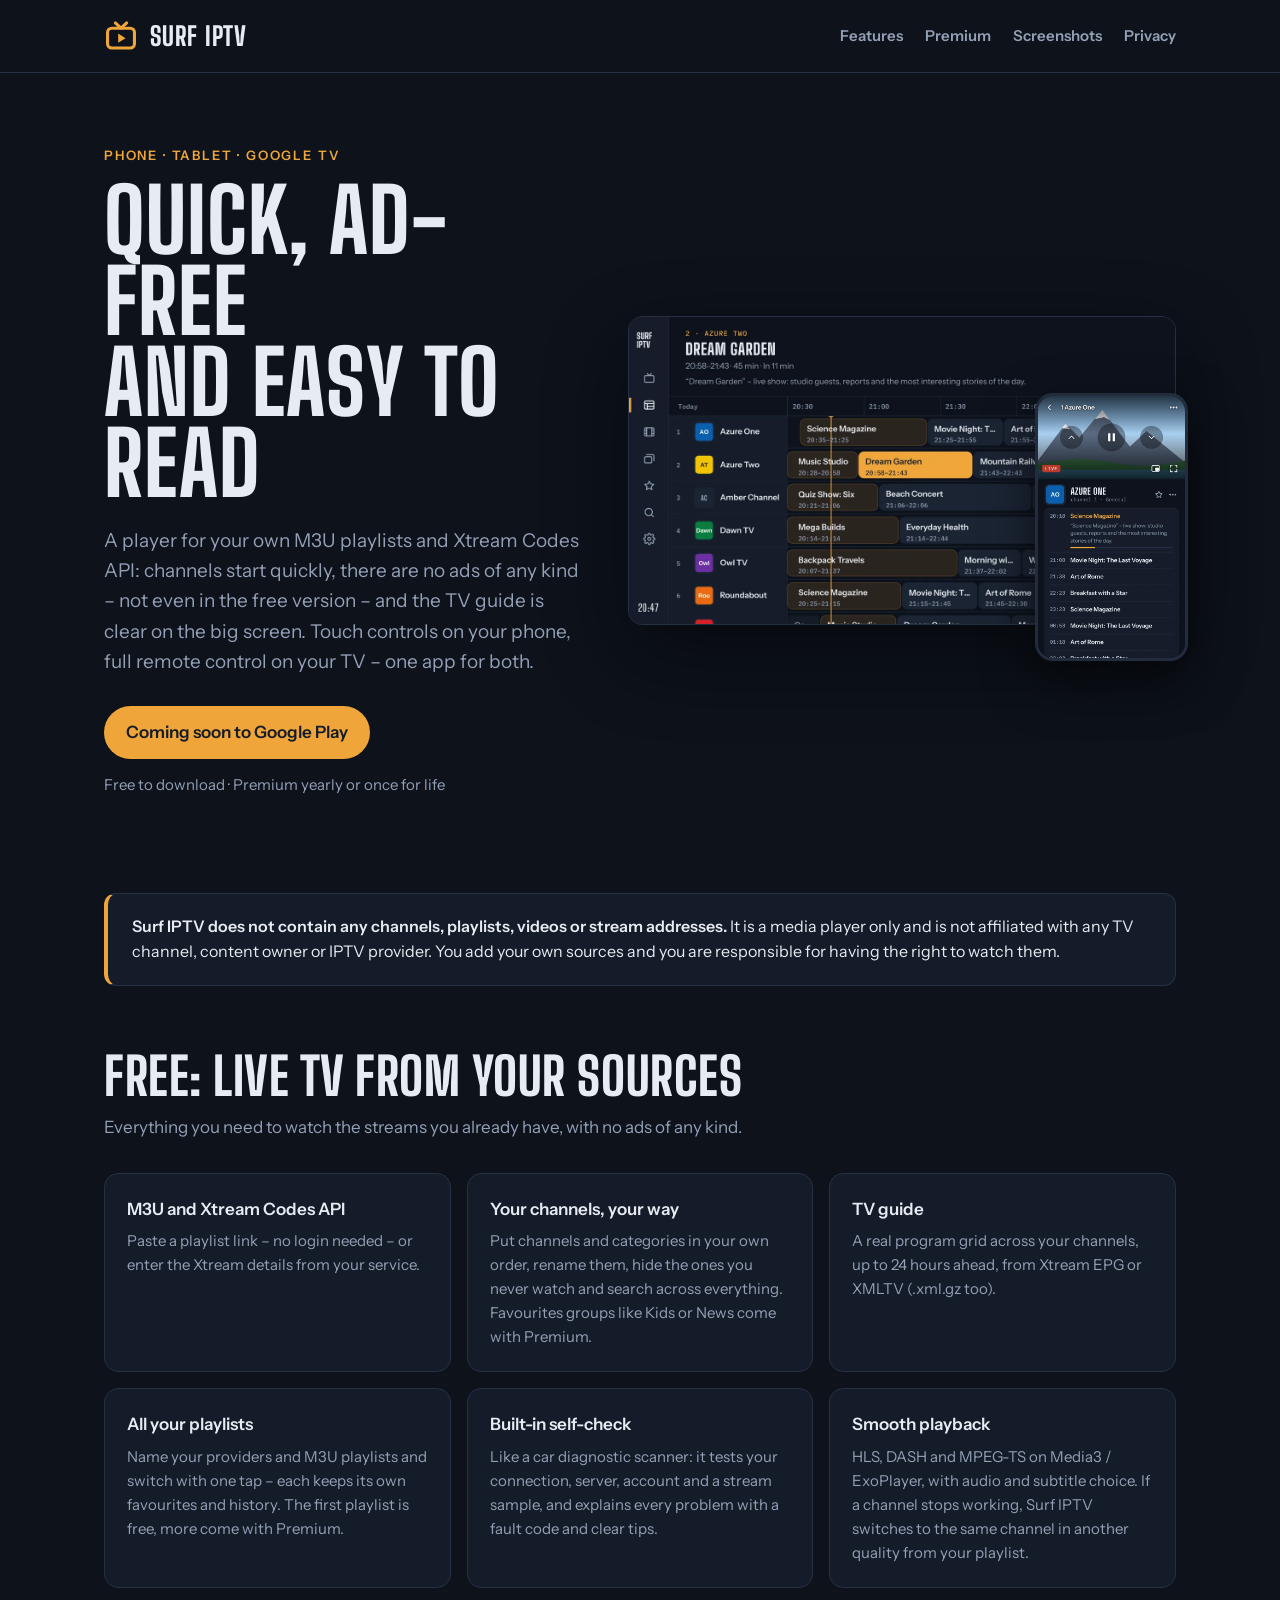
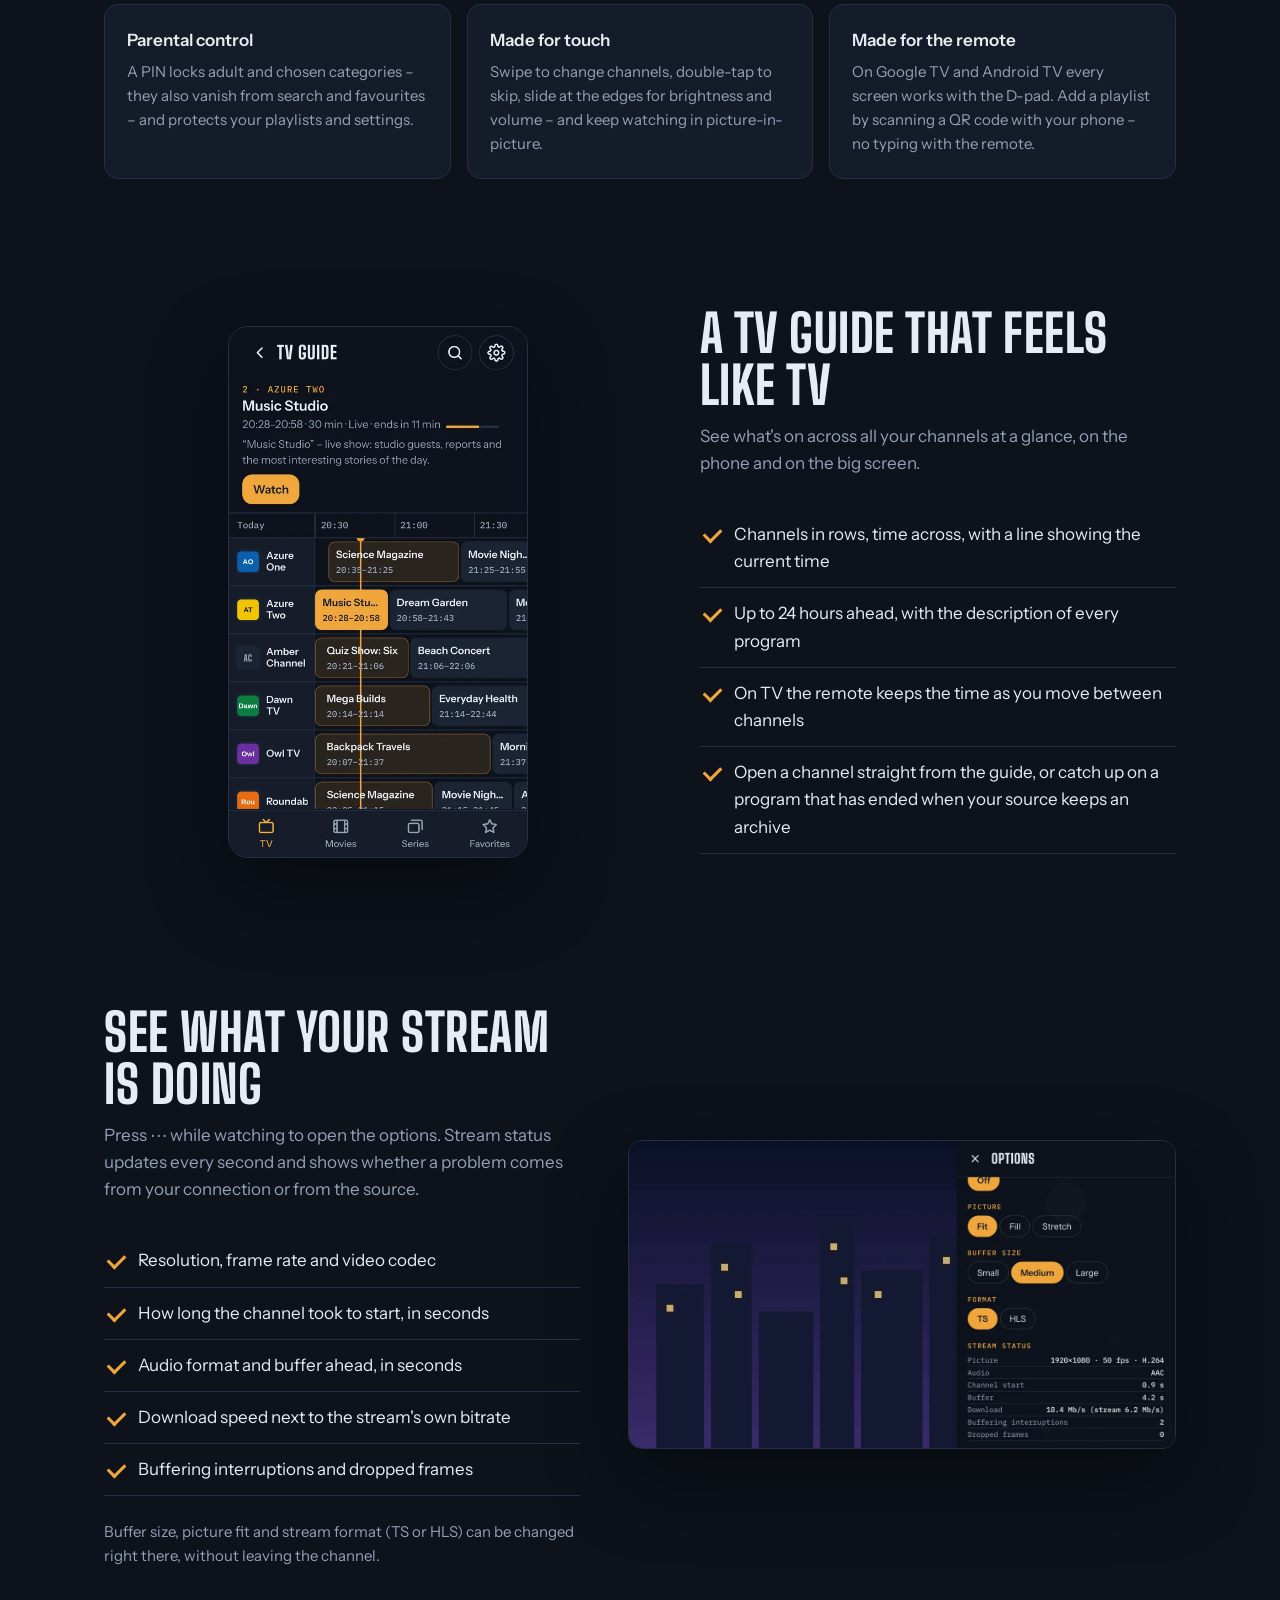
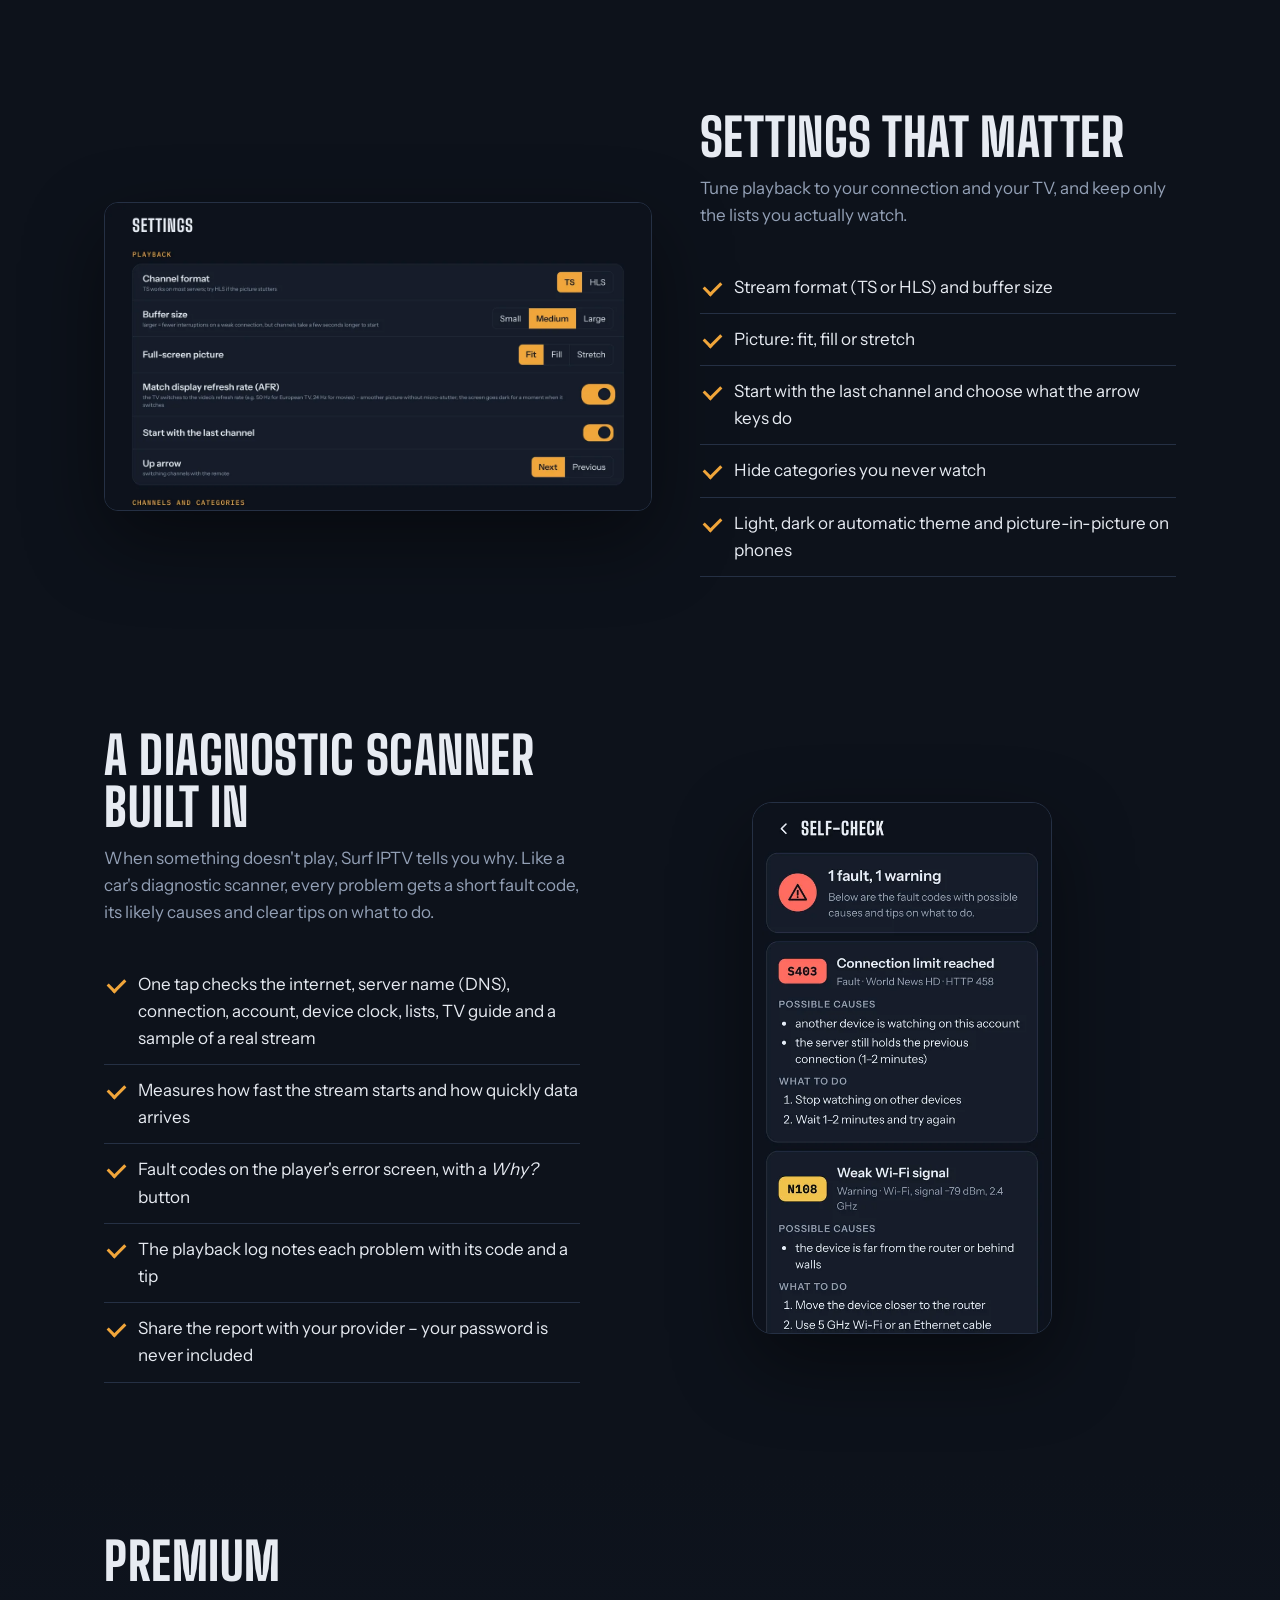
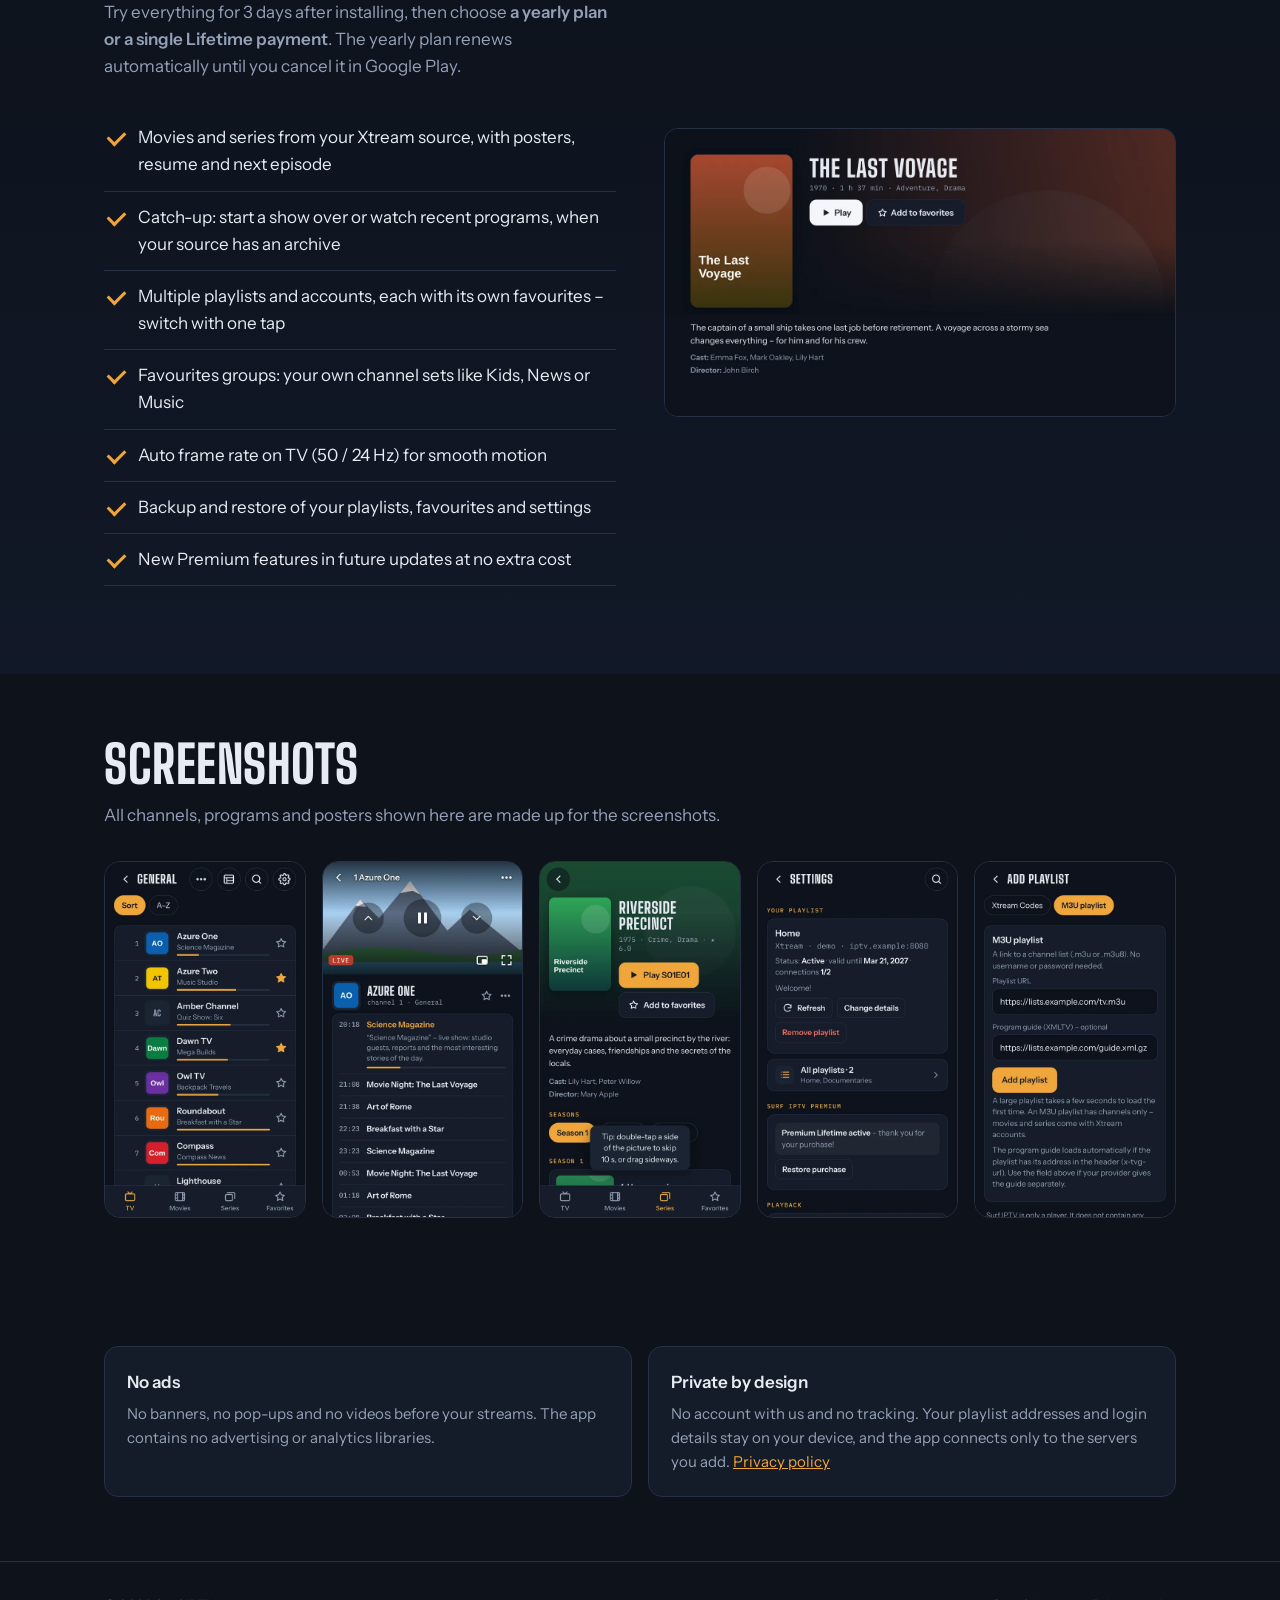
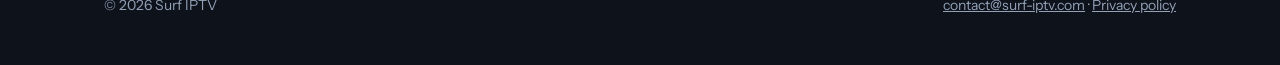
<file: index.html>
<!DOCTYPE html>
<html lang="en">
<head>
<meta charset="utf-8">
<meta name="viewport" content="width=device-width, initial-scale=1">
<title>Surf IPTV – player for your own M3U playlists and Xtream Codes API</title>
<meta name="description" content="Surf IPTV is an ad-free media player for your own M3U playlists and Xtream Codes API on phones, tablets and Google TV / Android TV. No channels included.">
<link rel="icon" href="img/icon-192.png">
<link rel="stylesheet" href="style.css">
</head>
<body>
<header>
  <div class="wrap">
    <a class="brand" href="./" aria-label="Surf IPTV home">
      <svg viewBox="0 0 24 24" fill="none" stroke="currentColor" stroke-width="2.2" stroke-linecap="round" stroke-linejoin="round" aria-hidden="true"><path d="M8 2.8l4 3.7 4-3.7"/><rect x="2.5" y="6.5" width="19" height="14" rx="3"/><path d="M10 10.3v6.4l5.2-3.2z" fill="currentColor" stroke="none"/></svg>
      <b>SURF IPTV</b>
    </a>
    <nav>
      <a class="opt" href="#features">Features</a>
      <a class="opt" href="#premium">Premium</a>
      <a class="opt" href="#screenshots">Screenshots</a>
      <a href="privacy/">Privacy</a>
    </nav>
  </div>
</header>

<main>
  <div class="hero">
    <div class="wrap">
      <div>
        <p class="eyebrow">Phone · Tablet · Google TV</p>
        <h1>Quick, ad-free<br>and easy to read</h1>
        <p class="lead">A player for your own M3U playlists and Xtream Codes API: channels start quickly, there are no ads of any kind – not even in the free version – and the TV guide is clear on the big screen. Touch controls on your phone, full remote control on your TV – one app for both.</p>
        <div class="cta">
          <span class="badge">Coming soon to Google Play</span>
          <span class="note">Free to download · Premium yearly or once for life</span>
        </div>
      </div>
      <div class="shots">
        <img class="tv" src="img/tv-guide.webp" width="1280" height="720" alt="Surf IPTV on a TV: TV guide grid with channels, programs and the current time">
        <img class="phone" src="img/phone-watching.webp" width="540" height="960" alt="Surf IPTV on a phone: video on top, program guide below">
      </div>
    </div>
  </div>

  <div class="wrap">
    <p class="notice"><b>Surf IPTV does not contain any channels, playlists, videos or stream addresses.</b> It is a media player only and is not affiliated with any TV channel, content owner or IPTV provider. You add your own sources and you are responsible for having the right to watch them.</p>
  </div>

  <section id="features">
    <div class="wrap">
      <h2>Free: live TV from your sources</h2>
      <p class="sub">Everything you need to watch the streams you already have, with no ads of any kind.</p>
      <div class="grid">
        <div class="card"><h3>M3U and Xtream Codes API</h3><p>Paste a playlist link – no login needed – or enter the Xtream details from your service.</p></div>
        <div class="card"><h3>Your channels, your way</h3><p>Put channels and categories in your own order, rename them, hide the ones you never watch and search across everything. Favourites groups like Kids or News come with Premium.</p></div>
        <div class="card"><h3>TV guide</h3><p>A real program grid across your channels, up to 24 hours ahead, from Xtream EPG or XMLTV (.xml.gz too).</p></div>
        <div class="card"><h3>All your playlists</h3><p>Name your providers and M3U playlists and switch with one tap – each keeps its own favourites and history. The first playlist is free, more come with Premium.</p></div>
        <div class="card"><h3>Built-in self-check</h3><p>Like a car diagnostic scanner: it tests your connection, server, account and a stream sample, and explains every problem with a fault code and clear tips.</p></div>
        <div class="card"><h3>Smooth playback</h3><p>HLS, DASH and MPEG-TS on Media3 / ExoPlayer, with audio and subtitle choice. If a channel stops working, Surf IPTV switches to the same channel in another quality from your playlist.</p></div>
        <div class="card"><h3>Parental control</h3><p>A PIN locks adult and chosen categories – they also vanish from search and favourites – and protects your playlists and settings.</p></div>
        <div class="card"><h3>Made for touch</h3><p>Swipe to change channels, double-tap to skip, slide at the edges for brightness and volume – and keep watching in picture-in-picture.</p></div>
        <div class="card"><h3>Made for the remote</h3><p>On Google TV and Android TV every screen works with the D-pad. Add a playlist by scanning a QR code with your phone – no typing with the remote.</p></div>
      </div>
    </div>
  </section>

  <section id="guide">
    <div class="wrap two flip">
      <img class="framed portrait" src="img/phone-guide.webp" width="540" height="960" loading="lazy" alt="TV guide on a phone: channels in rows, programs on a timeline and the selected program's description">
      <div>
        <h2>A TV guide that feels like TV</h2>
        <p class="sub">See what's on across all your channels at a glance, on the phone and on the big screen.</p>
        <ul class="ticks">
          <li>Channels in rows, time across, with a line showing the current time</li>
          <li>Up to 24 hours ahead, with the description of every program</li>
          <li>On TV the remote keeps the time as you move between channels</li>
          <li>Open a channel straight from the guide, or catch up on a program that has ended when your source keeps an archive</li>
        </ul>
      </div>
    </div>
  </section>

  <section id="stream">
    <div class="wrap two">
      <div>
        <h2>See what your stream is doing</h2>
        <p class="sub">Press ⋯ while watching to open the options. Stream status updates every second and shows whether a problem comes from your connection or from the source.</p>
        <ul class="ticks">
          <li>Resolution, frame rate and video codec</li>
          <li>How long the channel took to start, in seconds</li>
          <li>Audio format and buffer ahead, in seconds</li>
          <li>Download speed next to the stream's own bitrate</li>
          <li>Buffering interruptions and dropped frames</li>
        </ul>
        <p class="note">Buffer size, picture fit and stream format (TS or HLS) can be changed right there, without leaving the channel.</p>
      </div>
      <img class="framed" src="img/tv-stream-info.webp" width="1280" height="720" loading="lazy" alt="Surf IPTV on a TV: player options with stream status – resolution, buffer, download speed and dropped frames">
    </div>
  </section>

  <section id="settings">
    <div class="wrap two flip">
      <img class="framed" src="img/tv-settings.webp" width="1280" height="720" loading="lazy" alt="Surf IPTV settings on a TV: channel format, buffer size, picture fit and auto frame rate">
      <div>
        <h2>Settings that matter</h2>
        <p class="sub">Tune playback to your connection and your TV, and keep only the lists you actually watch.</p>
        <ul class="ticks">
          <li>Stream format (TS or HLS) and buffer size</li>
          <li>Picture: fit, fill or stretch</li>
          <li>Start with the last channel and choose what the arrow keys do</li>
          <li>Hide categories you never watch</li>
          <li>Light, dark or automatic theme and picture-in-picture on phones</li>
        </ul>
      </div>
    </div>
  </section>

  <section id="selfcheck">
    <div class="wrap two">
      <div>
        <h2>A diagnostic scanner built in</h2>
        <p class="sub">When something doesn't play, Surf IPTV tells you why. Like a car's diagnostic scanner, every problem gets a short fault code, its likely causes and clear tips on what to do.</p>
        <ul class="ticks">
          <li>One tap checks the internet, server name (DNS), connection, account, device clock, lists, TV guide and a sample of a real stream</li>
          <li>Measures how fast the stream starts and how quickly data arrives</li>
          <li>Fault codes on the player's error screen, with a <i>Why?</i> button</li>
          <li>The playback log notes each problem with its code and a tip</li>
          <li>Share the report with your provider – your password is never included</li>
        </ul>
      </div>
      <img class="framed portrait" src="img/phone-selfcheck.webp" width="540" height="960" loading="lazy" alt="Self-check on a phone: a fault code for a connection limit and a warning about weak Wi-Fi, each with possible causes and what to do">
    </div>
  </section>

  <section id="premium" class="premium">
    <div class="wrap">
      <div>
        <h2>Premium</h2>
        <p class="sub">Try everything for 3 days after installing, then choose <span class="price">a yearly plan or a single Lifetime payment</span>. The yearly plan renews automatically until you cancel it in Google Play.</p>
        <ul>
          <li>Movies and series from your Xtream source, with posters, resume and next episode</li>
          <li>Catch-up: start a show over or watch recent programs, when your source has an archive</li>
          <li>Multiple playlists and accounts, each with its own favourites – switch with one tap</li>
          <li>Favourites groups: your own channel sets like Kids, News or Music</li>
          <li>Auto frame rate on TV (50 / 24 Hz) for smooth motion</li>
          <li>Backup and restore of your playlists, favourites and settings</li>
          <li>New Premium features in future updates at no extra cost</li>
        </ul>
      </div>
      <img src="img/tv-movie.webp" width="1280" height="720" alt="Surf IPTV on a TV: movie details page with poster and description">
    </div>
  </section>

  <section id="screenshots">
    <div class="wrap">
      <h2>Screenshots</h2>
      <p class="sub">All channels, programs and posters shown here are made up for the screenshots.</p>
      <div class="gallery">
        <img src="img/phone-channels.webp" width="540" height="960" loading="lazy" alt="Channel list with the current program">
        <img src="img/phone-watching.webp" width="540" height="960" loading="lazy" alt="Watching a channel with the program guide below">
        <img src="img/phone-series.webp" width="540" height="960" loading="lazy" alt="Series page with seasons and episodes">
        <img src="img/phone-settings.webp" width="540" height="960" loading="lazy" alt="Settings: playlist, Premium and playback">
        <img src="img/phone-add.webp" width="540" height="960" loading="lazy" alt="Adding an M3U playlist with an optional XMLTV guide">
      </div>
    </div>
  </section>

  <section>
    <div class="wrap plain">
      <div class="card"><h3>No ads</h3><p>No banners, no pop-ups and no videos before your streams. The app contains no advertising or analytics libraries.</p></div>
      <div class="card"><h3>Private by design</h3><p>No account with us and no tracking. Your playlist addresses and login details stay on your device, and the app connects only to the servers you add. <a href="privacy/">Privacy policy</a></p></div>
    </div>
  </section>
</main>

<footer>
  <div class="wrap">
    <span>© 2026 Surf IPTV</span>
    <span><a href="mailto:contact@surf-iptv.com">contact@surf-iptv.com</a> · <a href="privacy/">Privacy policy</a></span>
  </div>
</footer>
</body>
</html>
</file>
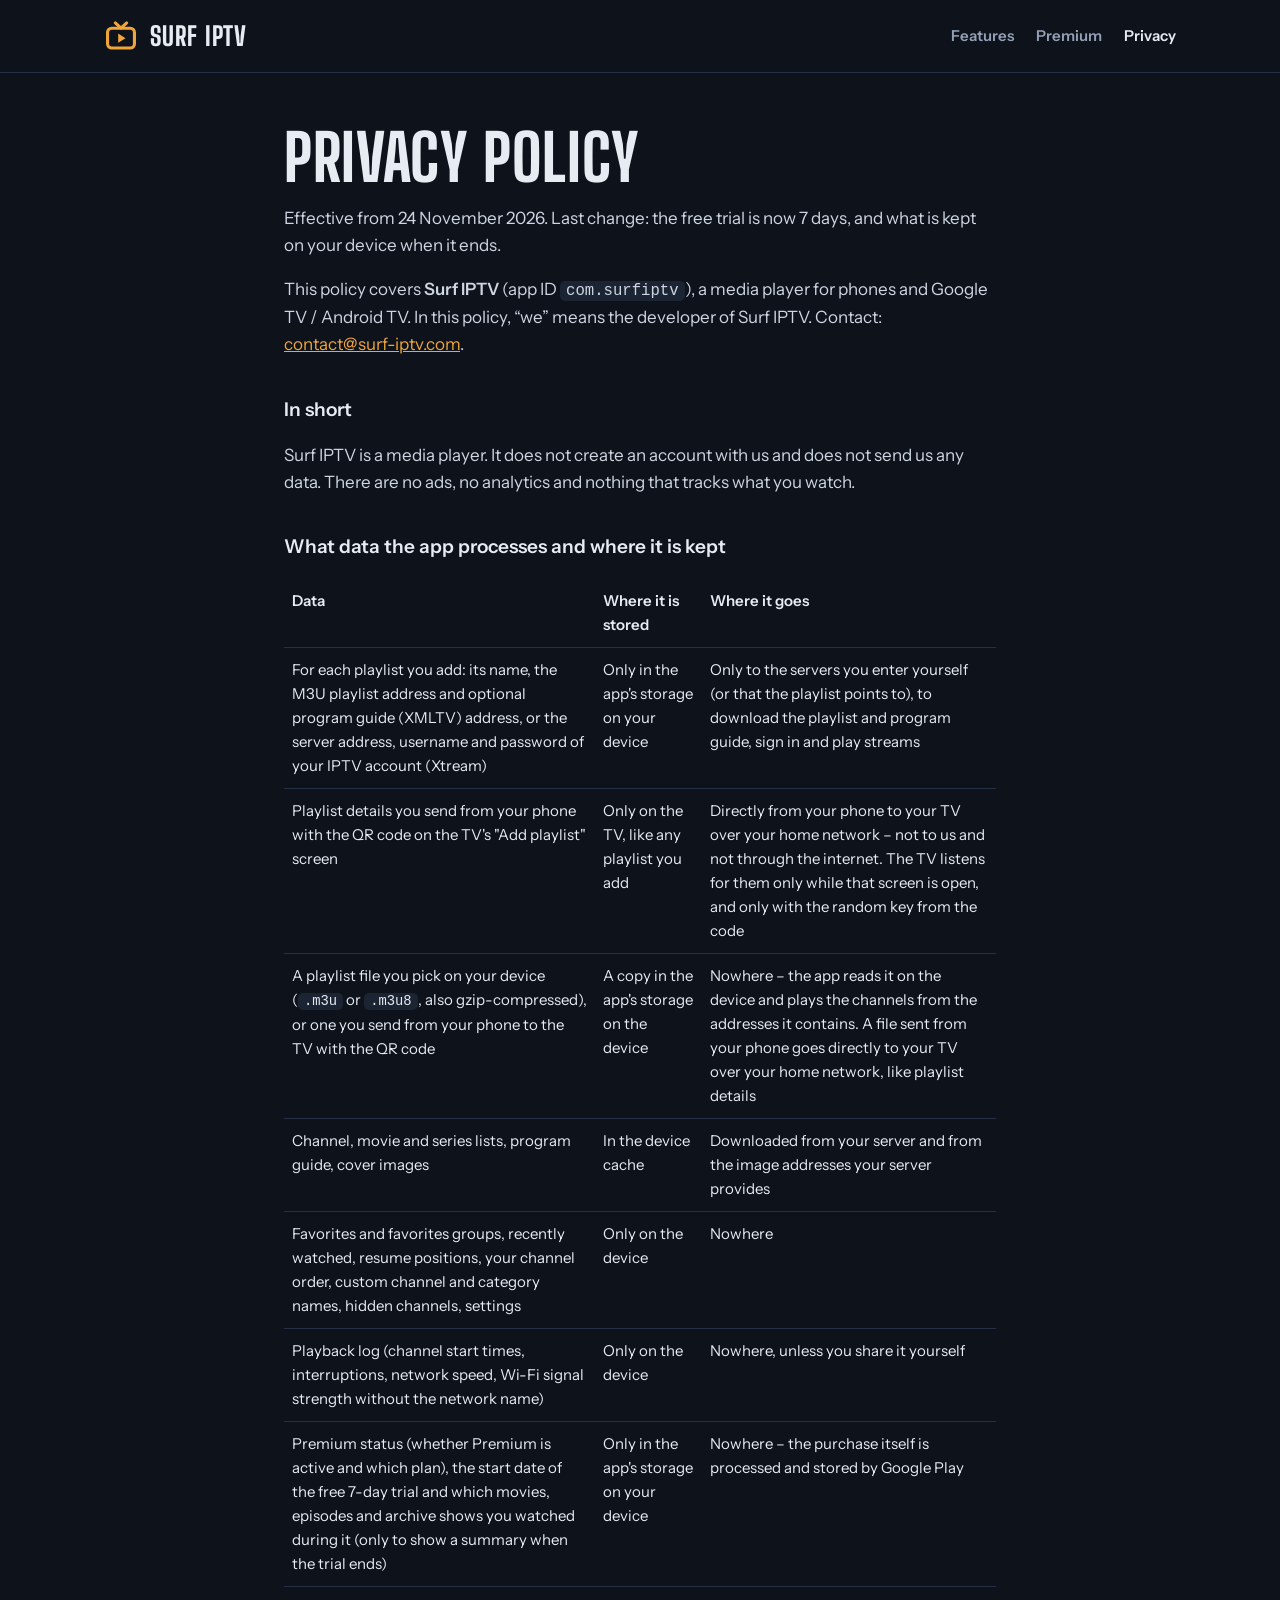
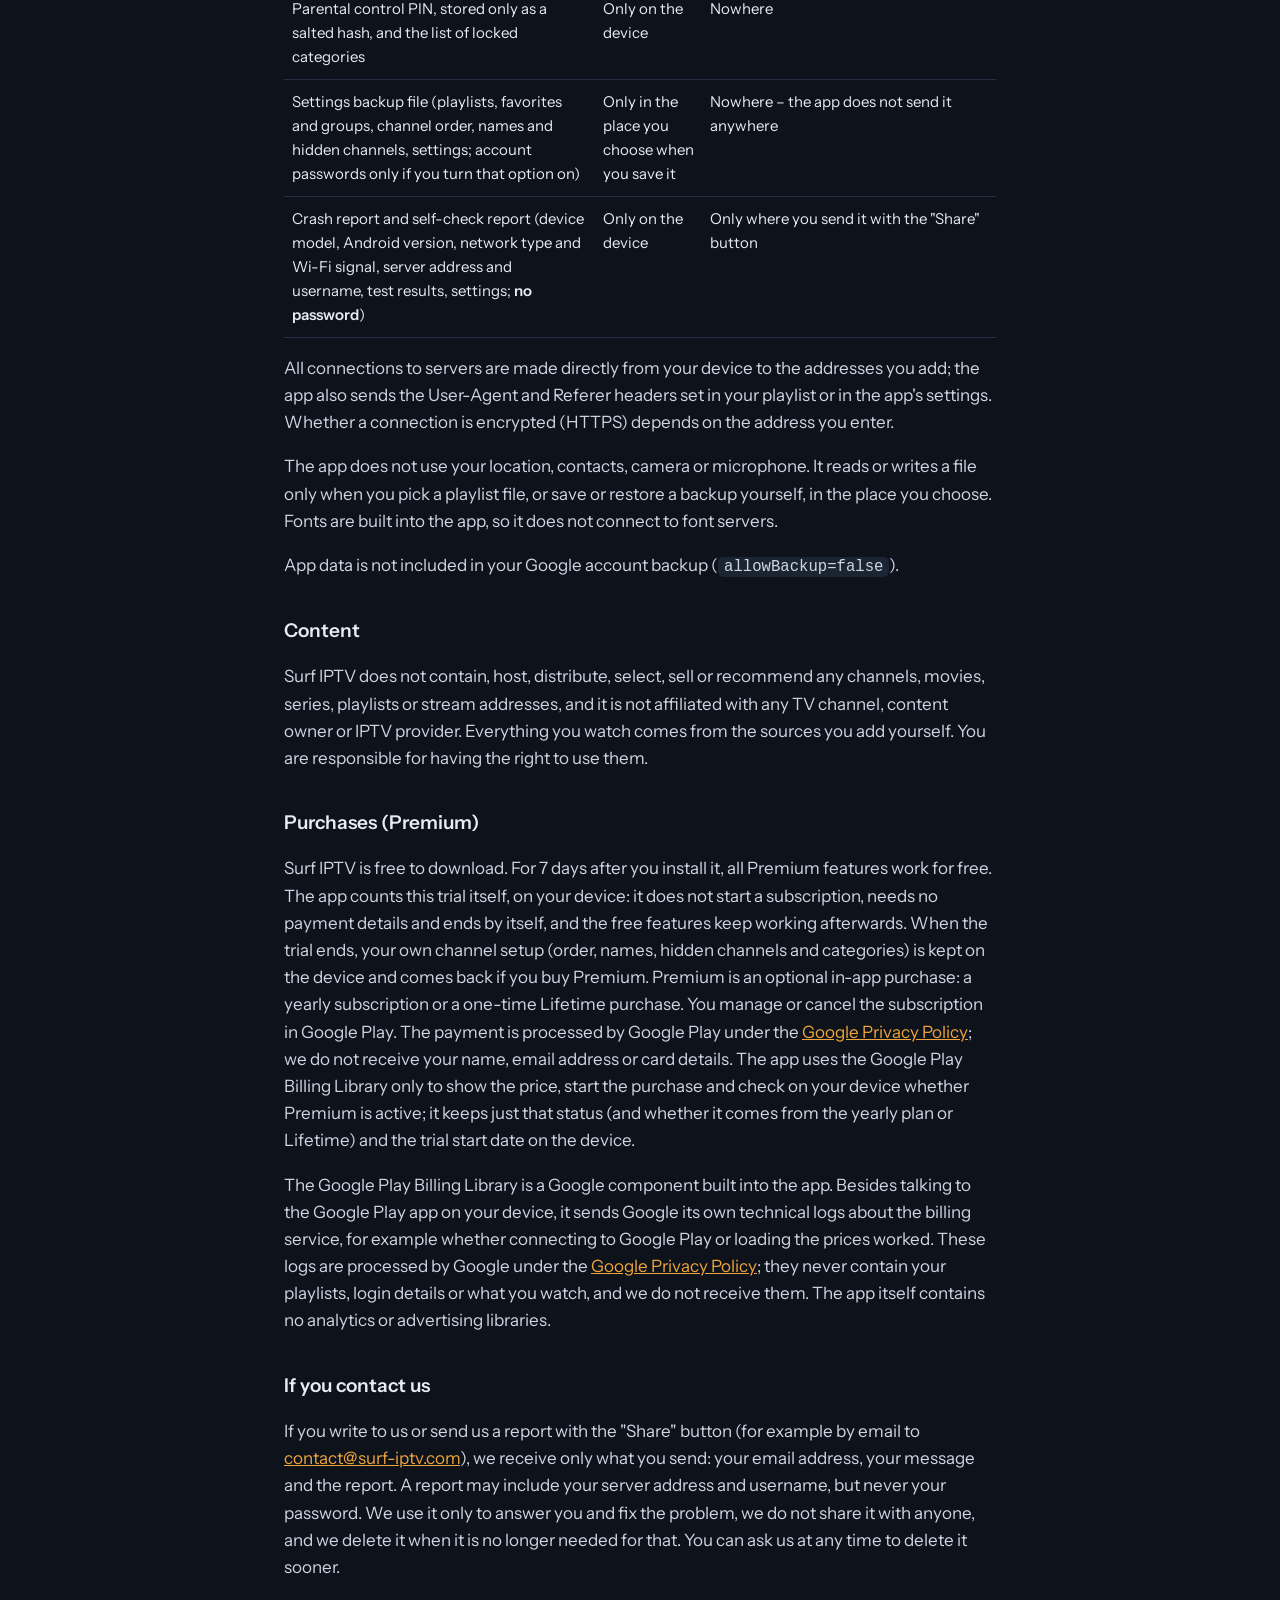
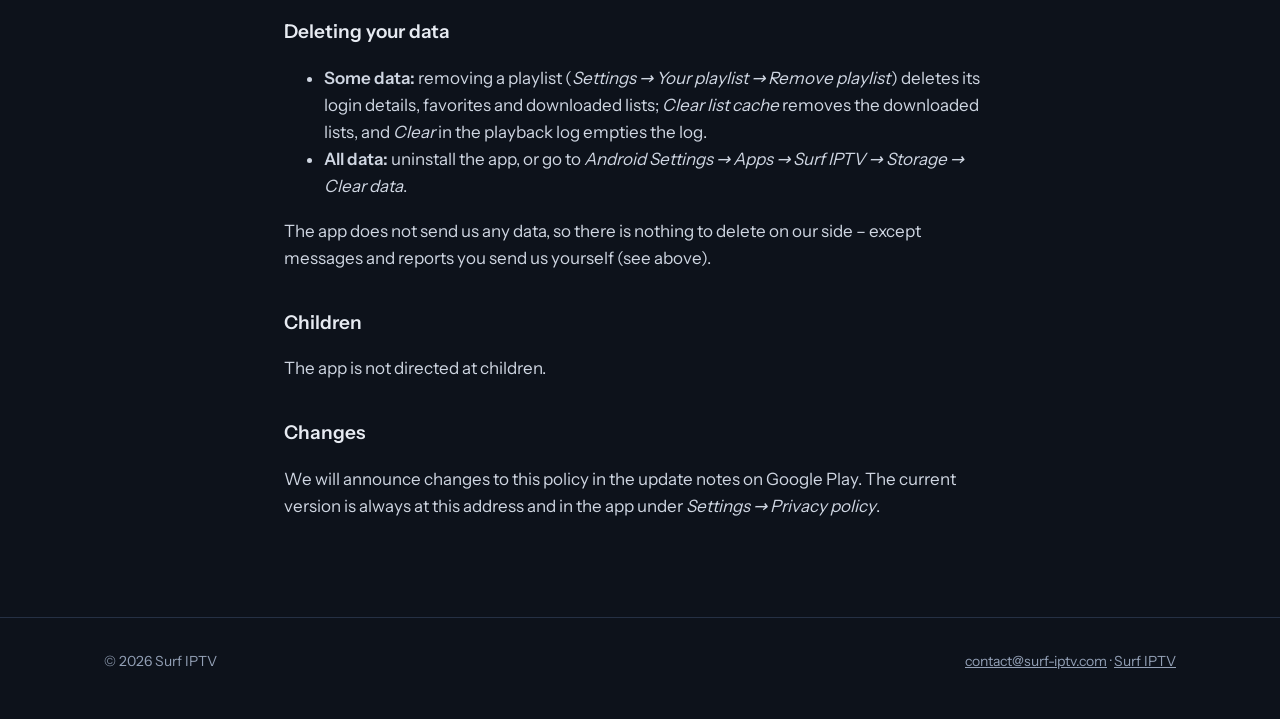
<file: privacy/index.html>
<!DOCTYPE html>
<html lang="en">
<head>
<meta charset="utf-8">
<meta name="viewport" content="width=device-width, initial-scale=1">
<title>Privacy Policy – Surf IPTV</title>
<meta name="description" content="Privacy policy of Surf IPTV, a media player for your own M3U playlists and Xtream Codes API.">
<link rel="icon" href="../img/icon-192.png">
<link rel="stylesheet" href="../style.css">
</head>
<body>
<header>
  <div class="wrap">
    <a class="brand" href="../" aria-label="Surf IPTV home">
      <svg viewBox="0 0 24 24" fill="none" stroke="currentColor" stroke-width="2.2" stroke-linecap="round" stroke-linejoin="round" aria-hidden="true"><path d="M8 2.8l4 3.7 4-3.7"/><rect x="2.5" y="6.5" width="19" height="14" rx="3"/><path d="M10 10.3v6.4l5.2-3.2z" fill="currentColor" stroke="none"/></svg>
      <b>SURF IPTV</b>
    </a>
    <nav>
      <a class="opt" href="../#features">Features</a>
      <a class="opt" href="../#premium">Premium</a>
      <a href="./" aria-current="page">Privacy</a>
    </nav>
  </div>
</header>

<main class="wrap doc">
  <h1>Privacy Policy</h1>
<!-- policy:start – treść wstawia tools/privacy.py --site z repozytorium surf-iptv (plik sklep/PRIVACY-POLICY.md); nie edytuj ręcznie -->
<p>Effective from 24 November 2026. Last change: the free trial is now 7 days, and what is kept on your device when it ends.</p>
<p>This policy covers <b>Surf IPTV</b> (app ID <code>com.surfiptv</code>), a media player for phones and Google TV / Android TV. In this policy, “we” means the developer of Surf IPTV. Contact: <a href="mailto:contact@surf-iptv.com">contact@surf-iptv.com</a>.</p>
<h3>In short</h3>
<p>Surf IPTV is a media player. It does not create an account with us and does not send us any data. There are no ads, no analytics and nothing that tracks what you watch.</p>
<h3>What data the app processes and where it is kept</h3>
<table><thead><tr><th>Data</th><th>Where it is stored</th><th>Where it goes</th></tr></thead><tbody><tr><td>For each playlist you add: its name, the M3U playlist address and optional program guide (XMLTV) address, or the server address, username and password of your IPTV account (Xtream)</td><td>Only in the app's storage on your device</td><td>Only to the servers you enter yourself (or that the playlist points to), to download the playlist and program guide, sign in and play streams</td></tr><tr><td>Playlist details you send from your phone with the QR code on the TV's "Add playlist" screen</td><td>Only on the TV, like any playlist you add</td><td>Directly from your phone to your TV over your home network – not to us and not through the internet. The TV listens for them only while that screen is open, and only with the random key from the code</td></tr><tr><td>A playlist file you pick on your device (<code>.m3u</code> or <code>.m3u8</code>, also gzip-compressed), or one you send from your phone to the TV with the QR code</td><td>A copy in the app's storage on the device</td><td>Nowhere – the app reads it on the device and plays the channels from the addresses it contains. A file sent from your phone goes directly to your TV over your home network, like playlist details</td></tr><tr><td>Channel, movie and series lists, program guide, cover images</td><td>In the device cache</td><td>Downloaded from your server and from the image addresses your server provides</td></tr><tr><td>Favorites and favorites groups, recently watched, resume positions, your channel order, custom channel and category names, hidden channels, settings</td><td>Only on the device</td><td>Nowhere</td></tr><tr><td>Playback log (channel start times, interruptions, network speed, Wi-Fi signal strength without the network name)</td><td>Only on the device</td><td>Nowhere, unless you share it yourself</td></tr><tr><td>Premium status (whether Premium is active and which plan), the start date of the free 7-day trial and which movies, episodes and archive shows you watched during it (only to show a summary when the trial ends)</td><td>Only in the app's storage on your device</td><td>Nowhere – the purchase itself is processed and stored by Google Play</td></tr><tr><td>Parental control PIN, stored only as a salted hash, and the list of locked categories</td><td>Only on the device</td><td>Nowhere</td></tr><tr><td>Settings backup file (playlists, favorites and groups, channel order, names and hidden channels, settings; account passwords only if you turn that option on)</td><td>Only in the place you choose when you save it</td><td>Nowhere – the app does not send it anywhere</td></tr><tr><td>Crash report and self-check report (device model, Android version, network type and Wi-Fi signal, server address and username, test results, settings; <b>no password</b>)</td><td>Only on the device</td><td>Only where you send it with the "Share" button</td></tr></tbody></table>
<p>All connections to servers are made directly from your device to the addresses you add; the app also sends the User-Agent and Referer headers set in your playlist or in the app's settings. Whether a connection is encrypted (HTTPS) depends on the address you enter.</p>
<p>The app does not use your location, contacts, camera or microphone. It reads or writes a file only when you pick a playlist file, or save or restore a backup yourself, in the place you choose. Fonts are built into the app, so it does not connect to font servers.</p>
<p>App data is not included in your Google account backup (<code>allowBackup=false</code>).</p>
<h3>Content</h3>
<p>Surf IPTV does not contain, host, distribute, select, sell or recommend any channels, movies, series, playlists or stream addresses, and it is not affiliated with any TV channel, content owner or IPTV provider. Everything you watch comes from the sources you add yourself. You are responsible for having the right to use them.</p>
<h3>Purchases (Premium)</h3>
<p>Surf IPTV is free to download. For 7 days after you install it, all Premium features work for free. The app counts this trial itself, on your device: it does not start a subscription, needs no payment details and ends by itself, and the free features keep working afterwards. When the trial ends, your own channel setup (order, names, hidden channels and categories) is kept on the device and comes back if you buy Premium. Premium is an optional in-app purchase: a yearly subscription or a one-time Lifetime purchase. You manage or cancel the subscription in Google Play. The payment is processed by Google Play under the <a href="https://policies.google.com/privacy">Google Privacy Policy</a>; we do not receive your name, email address or card details. The app uses the Google Play Billing Library only to show the price, start the purchase and check on your device whether Premium is active; it keeps just that status (and whether it comes from the yearly plan or Lifetime) and the trial start date on the device.</p>
<p>The Google Play Billing Library is a Google component built into the app. Besides talking to the Google Play app on your device, it sends Google its own technical logs about the billing service, for example whether connecting to Google Play or loading the prices worked. These logs are processed by Google under the <a href="https://policies.google.com/privacy">Google Privacy Policy</a>; they never contain your playlists, login details or what you watch, and we do not receive them. The app itself contains no analytics or advertising libraries.</p>
<h3>If you contact us</h3>
<p>If you write to us or send us a report with the "Share" button (for example by email to <a href="mailto:contact@surf-iptv.com">contact@surf-iptv.com</a>), we receive only what you send: your email address, your message and the report. A report may include your server address and username, but never your password. We use it only to answer you and fix the problem, we do not share it with anyone, and we delete it when it is no longer needed for that. You can ask us at any time to delete it sooner.</p>
<h3>Deleting your data</h3>
<ul><li><b>Some data:</b> removing a playlist (<i>Settings → Your playlist → Remove playlist</i>) deletes its login details, favorites and downloaded lists; <i>Clear list cache</i> removes the downloaded lists, and <i>Clear</i> in the playback log empties the log.</li><li><b>All data:</b> uninstall the app, or go to <i>Android Settings → Apps → Surf IPTV → Storage → Clear data</i>.</li></ul>
<p>The app does not send us any data, so there is nothing to delete on our side – except messages and reports you send us yourself (see above).</p>
<h3>Children</h3>
<p>The app is not directed at children.</p>
<h3>Changes</h3>
<p>We will announce changes to this policy in the update notes on Google Play. The current version is always at this address and in the app under <i>Settings → Privacy policy</i>.</p>
<!-- policy:end -->
</main>

<footer>
  <div class="wrap">
    <span>© 2026 Surf IPTV</span>
    <span><a href="mailto:contact@surf-iptv.com">contact@surf-iptv.com</a> · <a href="../">Surf IPTV</a></span>
  </div>
</footer>
</body>
</html>
</file>
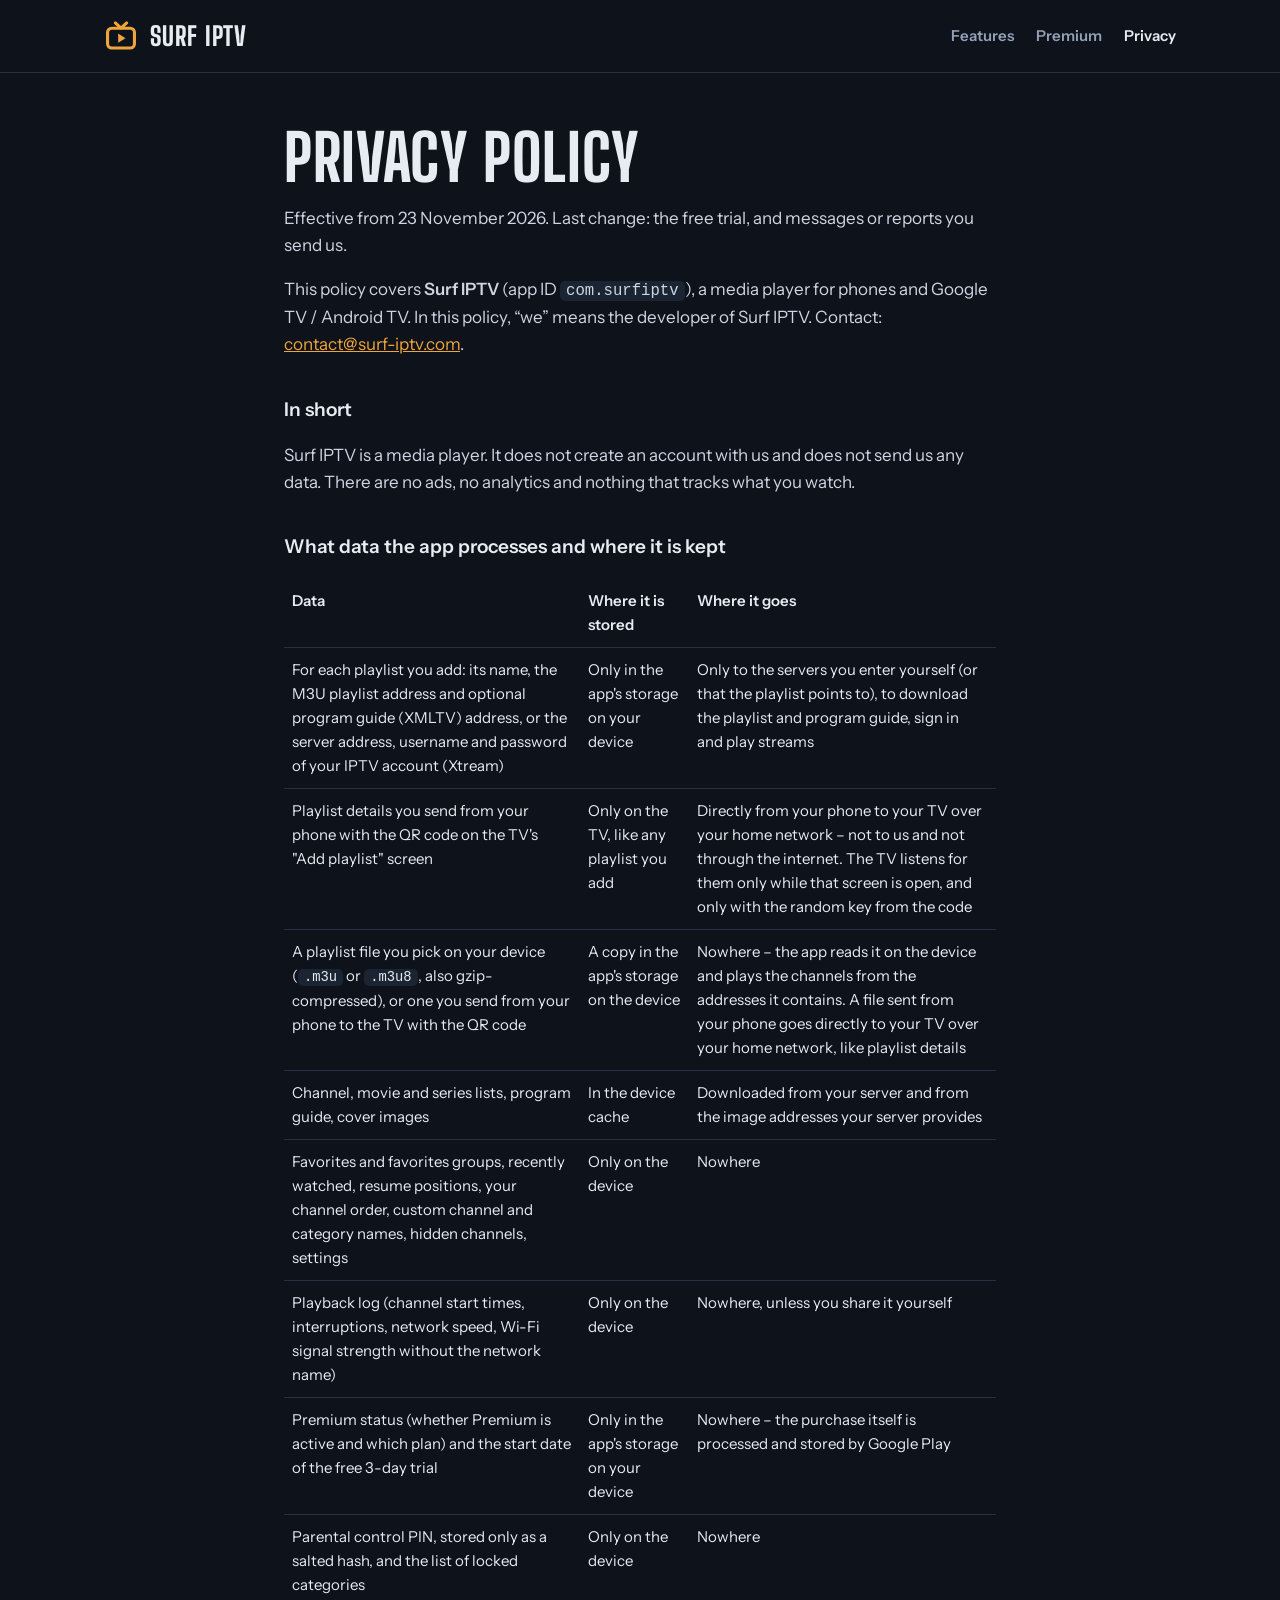
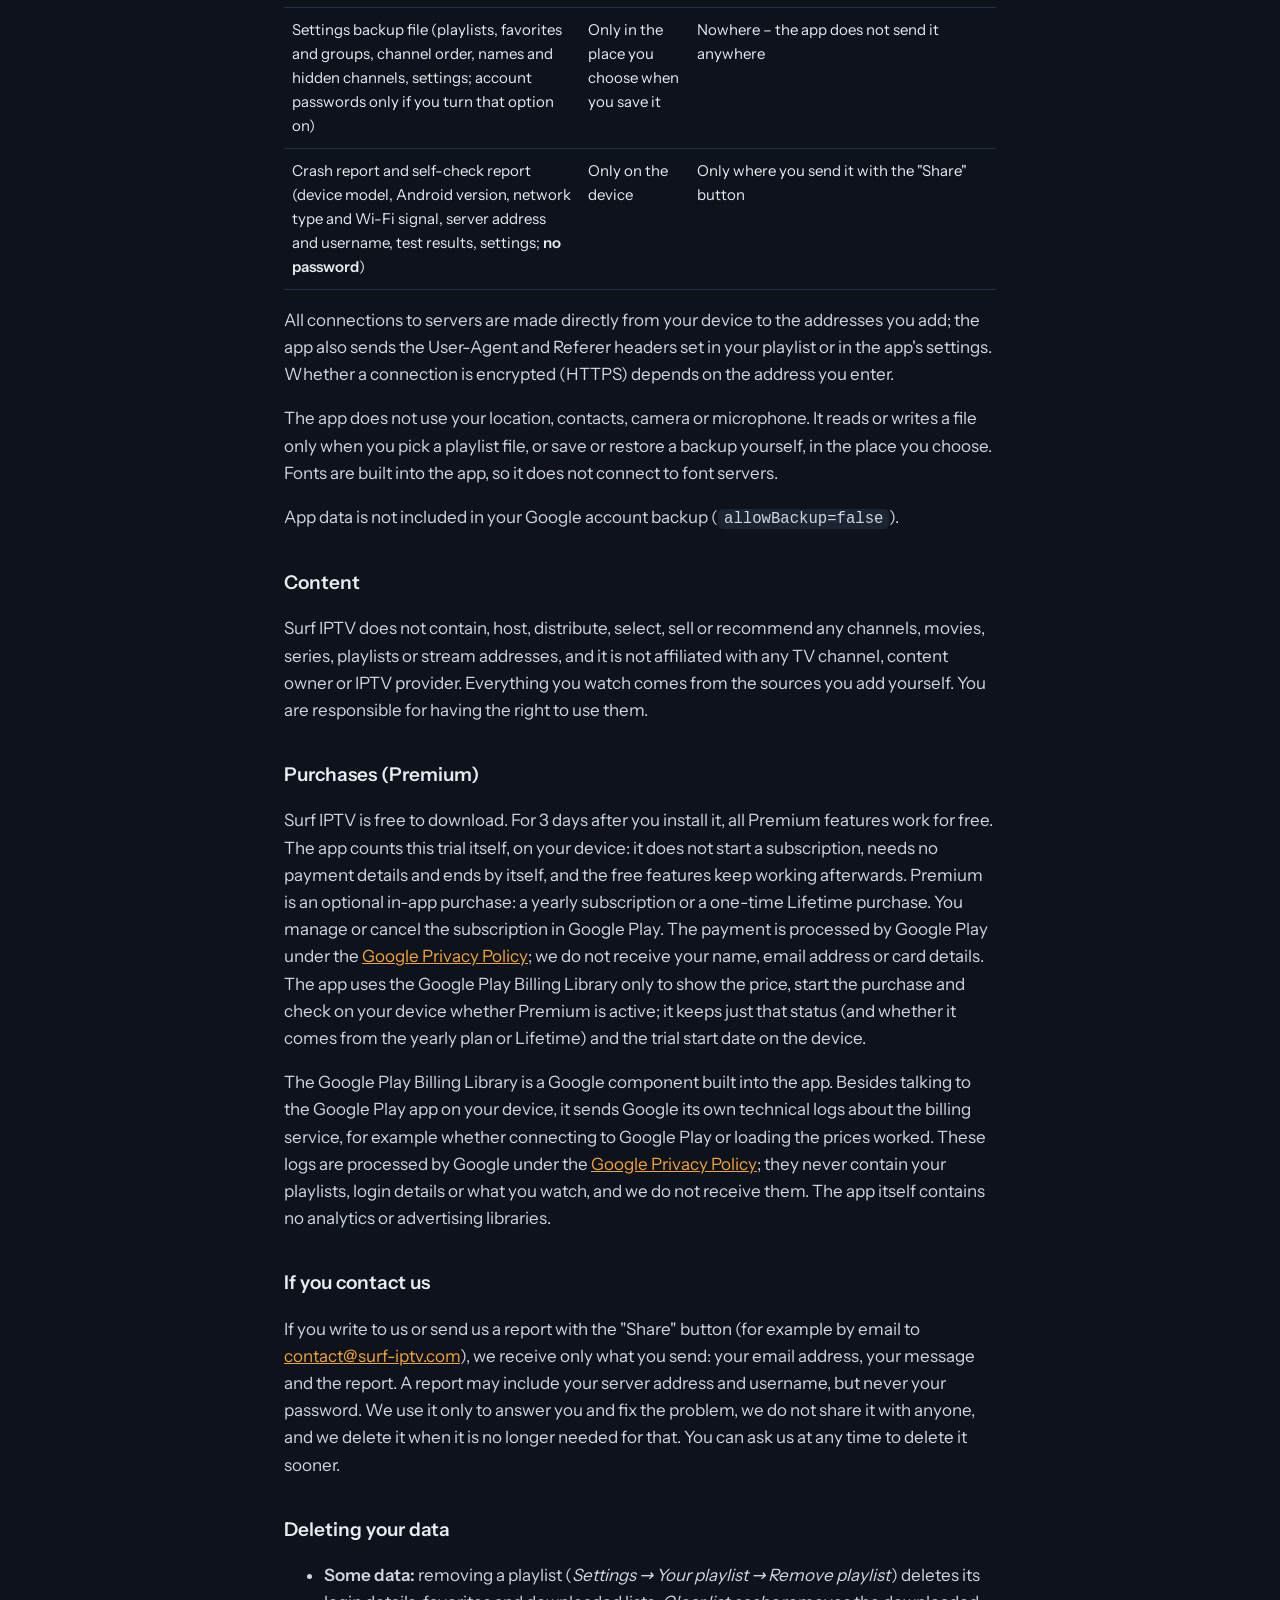
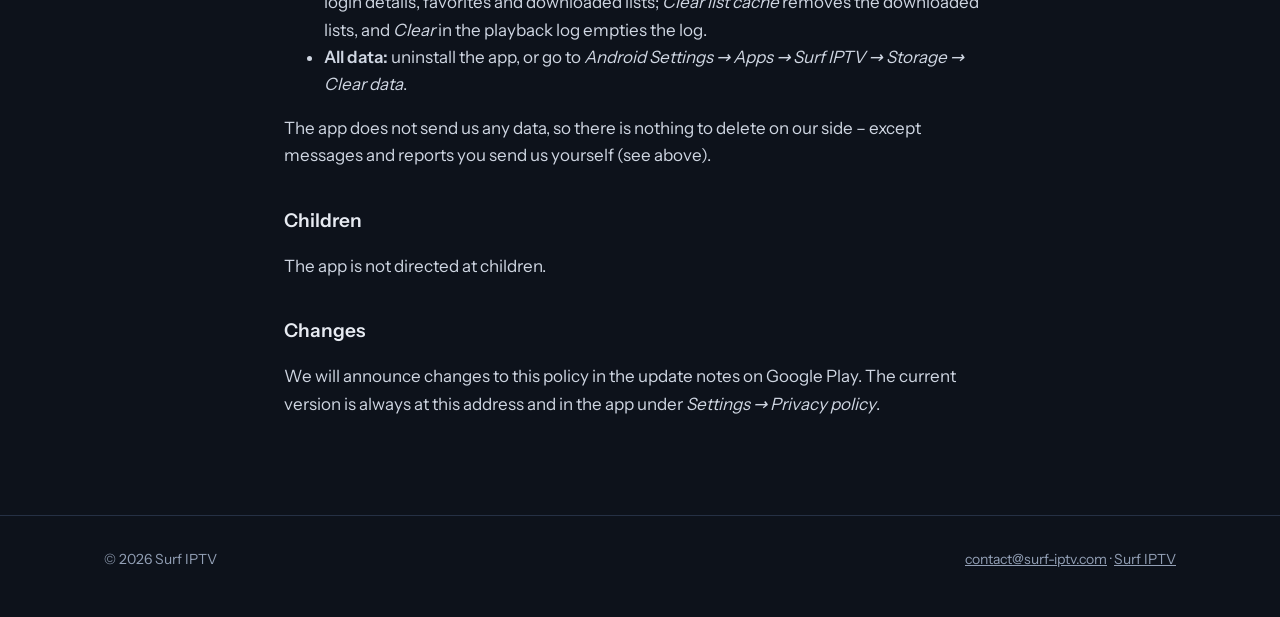
<file: privacy/indevx.html>
<!DOCTYPE html>
<html lang="en">
<head>
<meta charset="utf-8">
<meta name="viewport" content="width=device-width, initial-scale=1">
<title>Privacy Policy – Surf IPTV</title>
<meta name="description" content="Privacy policy of Surf IPTV, a media player for your own M3U playlists and Xtream Codes API.">
<link rel="icon" href="../img/icon-192.png">
<link rel="stylesheet" href="../style.css">
</head>
<body>
<header>
  <div class="wrap">
    <a class="brand" href="../" aria-label="Surf IPTV home">
      <svg viewBox="0 0 24 24" fill="none" stroke="currentColor" stroke-width="2.2" stroke-linecap="round" stroke-linejoin="round" aria-hidden="true"><path d="M8 2.8l4 3.7 4-3.7"/><rect x="2.5" y="6.5" width="19" height="14" rx="3"/><path d="M10 10.3v6.4l5.2-3.2z" fill="currentColor" stroke="none"/></svg>
      <b>SURF IPTV</b>
    </a>
    <nav>
      <a class="opt" href="../#features">Features</a>
      <a class="opt" href="../#premium">Premium</a>
      <a href="./" aria-current="page">Privacy</a>
    </nav>
  </div>
</header>

<main class="wrap doc">
  <h1>Privacy Policy</h1>
<!-- policy:start – treść wstawia tools/privacy.py --site z repozytorium surf-iptv (plik sklep/PRIVACY-POLICY.md); nie edytuj ręcznie -->
<p>Effective from 23 November 2026. Last change: the free trial, and messages or reports you send us.</p>
<p>This policy covers <b>Surf IPTV</b> (app ID <code>com.surfiptv</code>), a media player for phones and Google TV / Android TV. In this policy, “we” means the developer of Surf IPTV. Contact: <a href="mailto:contact@surf-iptv.com">contact@surf-iptv.com</a>.</p>
<h3>In short</h3>
<p>Surf IPTV is a media player. It does not create an account with us and does not send us any data. There are no ads, no analytics and nothing that tracks what you watch.</p>
<h3>What data the app processes and where it is kept</h3>
<table><thead><tr><th>Data</th><th>Where it is stored</th><th>Where it goes</th></tr></thead><tbody><tr><td>For each playlist you add: its name, the M3U playlist address and optional program guide (XMLTV) address, or the server address, username and password of your IPTV account (Xtream)</td><td>Only in the app's storage on your device</td><td>Only to the servers you enter yourself (or that the playlist points to), to download the playlist and program guide, sign in and play streams</td></tr><tr><td>Playlist details you send from your phone with the QR code on the TV's "Add playlist" screen</td><td>Only on the TV, like any playlist you add</td><td>Directly from your phone to your TV over your home network – not to us and not through the internet. The TV listens for them only while that screen is open, and only with the random key from the code</td></tr><tr><td>A playlist file you pick on your device (<code>.m3u</code> or <code>.m3u8</code>, also gzip-compressed), or one you send from your phone to the TV with the QR code</td><td>A copy in the app's storage on the device</td><td>Nowhere – the app reads it on the device and plays the channels from the addresses it contains. A file sent from your phone goes directly to your TV over your home network, like playlist details</td></tr><tr><td>Channel, movie and series lists, program guide, cover images</td><td>In the device cache</td><td>Downloaded from your server and from the image addresses your server provides</td></tr><tr><td>Favorites and favorites groups, recently watched, resume positions, your channel order, custom channel and category names, hidden channels, settings</td><td>Only on the device</td><td>Nowhere</td></tr><tr><td>Playback log (channel start times, interruptions, network speed, Wi-Fi signal strength without the network name)</td><td>Only on the device</td><td>Nowhere, unless you share it yourself</td></tr><tr><td>Premium status (whether Premium is active and which plan) and the start date of the free 3-day trial</td><td>Only in the app's storage on your device</td><td>Nowhere – the purchase itself is processed and stored by Google Play</td></tr><tr><td>Parental control PIN, stored only as a salted hash, and the list of locked categories</td><td>Only on the device</td><td>Nowhere</td></tr><tr><td>Settings backup file (playlists, favorites and groups, channel order, names and hidden channels, settings; account passwords only if you turn that option on)</td><td>Only in the place you choose when you save it</td><td>Nowhere – the app does not send it anywhere</td></tr><tr><td>Crash report and self-check report (device model, Android version, network type and Wi-Fi signal, server address and username, test results, settings; <b>no password</b>)</td><td>Only on the device</td><td>Only where you send it with the "Share" button</td></tr></tbody></table>
<p>All connections to servers are made directly from your device to the addresses you add; the app also sends the User-Agent and Referer headers set in your playlist or in the app's settings. Whether a connection is encrypted (HTTPS) depends on the address you enter.</p>
<p>The app does not use your location, contacts, camera or microphone. It reads or writes a file only when you pick a playlist file, or save or restore a backup yourself, in the place you choose. Fonts are built into the app, so it does not connect to font servers.</p>
<p>App data is not included in your Google account backup (<code>allowBackup=false</code>).</p>
<h3>Content</h3>
<p>Surf IPTV does not contain, host, distribute, select, sell or recommend any channels, movies, series, playlists or stream addresses, and it is not affiliated with any TV channel, content owner or IPTV provider. Everything you watch comes from the sources you add yourself. You are responsible for having the right to use them.</p>
<h3>Purchases (Premium)</h3>
<p>Surf IPTV is free to download. For 3 days after you install it, all Premium features work for free. The app counts this trial itself, on your device: it does not start a subscription, needs no payment details and ends by itself, and the free features keep working afterwards. Premium is an optional in-app purchase: a yearly subscription or a one-time Lifetime purchase. You manage or cancel the subscription in Google Play. The payment is processed by Google Play under the <a href="https://policies.google.com/privacy">Google Privacy Policy</a>; we do not receive your name, email address or card details. The app uses the Google Play Billing Library only to show the price, start the purchase and check on your device whether Premium is active; it keeps just that status (and whether it comes from the yearly plan or Lifetime) and the trial start date on the device.</p>
<p>The Google Play Billing Library is a Google component built into the app. Besides talking to the Google Play app on your device, it sends Google its own technical logs about the billing service, for example whether connecting to Google Play or loading the prices worked. These logs are processed by Google under the <a href="https://policies.google.com/privacy">Google Privacy Policy</a>; they never contain your playlists, login details or what you watch, and we do not receive them. The app itself contains no analytics or advertising libraries.</p>
<h3>If you contact us</h3>
<p>If you write to us or send us a report with the "Share" button (for example by email to <a href="mailto:contact@surf-iptv.com">contact@surf-iptv.com</a>), we receive only what you send: your email address, your message and the report. A report may include your server address and username, but never your password. We use it only to answer you and fix the problem, we do not share it with anyone, and we delete it when it is no longer needed for that. You can ask us at any time to delete it sooner.</p>
<h3>Deleting your data</h3>
<ul><li><b>Some data:</b> removing a playlist (<i>Settings → Your playlist → Remove playlist</i>) deletes its login details, favorites and downloaded lists; <i>Clear list cache</i> removes the downloaded lists, and <i>Clear</i> in the playback log empties the log.</li><li><b>All data:</b> uninstall the app, or go to <i>Android Settings → Apps → Surf IPTV → Storage → Clear data</i>.</li></ul>
<p>The app does not send us any data, so there is nothing to delete on our side – except messages and reports you send us yourself (see above).</p>
<h3>Children</h3>
<p>The app is not directed at children.</p>
<h3>Changes</h3>
<p>We will announce changes to this policy in the update notes on Google Play. The current version is always at this address and in the app under <i>Settings → Privacy policy</i>.</p>
<!-- policy:end -->
</main>

<footer>
  <div class="wrap">
    <span>© 2026 Surf IPTV</span>
    <span><a href="mailto:contact@surf-iptv.com">contact@surf-iptv.com</a> · <a href="../">Surf IPTV</a></span>
  </div>
</footer>
</body>
</html>
</file>
<file: style.css>
/* Surf IPTV – strona produktu. Kolory i czcionki jak w aplikacji; czcionki lokalnie (OFL), bez zewnętrznych zapytań. */
@font-face{font-family:'Big Shoulders Display';font-weight:800;font-display:swap;src:url(fonts/big-shoulders-display-latin-800-normal.woff2) format('woff2');unicode-range:U+0000-00FF,U+0131,U+0152-0153,U+02BB-02BC,U+02C6,U+02DA,U+02DC,U+2000-206F,U+20AC,U+2122,U+2212,U+FEFF,U+FFFD}
@font-face{font-family:'Big Shoulders Display';font-weight:800;font-display:swap;src:url(fonts/big-shoulders-display-latin-ext-800-normal.woff2) format('woff2');unicode-range:U+0100-02BA,U+02BD-02C5,U+02C7-02CC,U+02CE-02D7,U+02DD-02FF,U+1E00-1E9F,U+A720-A7FF}
@font-face{font-family:'Instrument Sans';font-weight:400;font-display:swap;src:url(fonts/instrument-sans-latin-400-normal.woff2) format('woff2');unicode-range:U+0000-00FF,U+0131,U+0152-0153,U+02BB-02BC,U+02C6,U+02DA,U+02DC,U+2000-206F,U+20AC,U+2122,U+2212,U+FEFF,U+FFFD}
@font-face{font-family:'Instrument Sans';font-weight:400;font-display:swap;src:url(fonts/instrument-sans-latin-ext-400-normal.woff2) format('woff2');unicode-range:U+0100-02BA,U+02BD-02C5,U+02C7-02CC,U+02CE-02D7,U+02DD-02FF,U+1E00-1E9F,U+A720-A7FF}
@font-face{font-family:'Instrument Sans';font-weight:600;font-display:swap;src:url(fonts/instrument-sans-latin-600-normal.woff2) format('woff2');unicode-range:U+0000-00FF,U+0131,U+0152-0153,U+02BB-02BC,U+02C6,U+02DA,U+02DC,U+2000-206F,U+20AC,U+2122,U+2212,U+FEFF,U+FFFD}
@font-face{font-family:'Instrument Sans';font-weight:600;font-display:swap;src:url(fonts/instrument-sans-latin-ext-600-normal.woff2) format('woff2');unicode-range:U+0100-02BA,U+02BD-02C5,U+02C7-02CC,U+02CE-02D7,U+02DD-02FF,U+1E00-1E9F,U+A720-A7FF}

:root{--bg:#0d121b;--panel:#151c29;--soft:#1b2433;--line:#253044;--ink:#e7ebf2;--muted:#93a0b6;--accent:#f0a53a;--accent-ink:#151c29;
  --display:'Big Shoulders Display',Impact,'Arial Narrow',sans-serif;--text:'Instrument Sans',system-ui,-apple-system,'Segoe UI',Roboto,sans-serif}
*{box-sizing:border-box}
html{-webkit-text-size-adjust:100%}
body{margin:0;background:var(--bg);color:var(--ink);font:400 17px/1.6 var(--text)}
a{color:var(--accent)}
img{max-width:100%;height:auto;display:block}
.wrap{max-width:1120px;margin:0 auto;padding:0 24px}

header{border-bottom:1px solid var(--line)}
header .wrap{display:flex;align-items:center;justify-content:space-between;min-height:72px;gap:16px}
.brand{display:flex;align-items:center;gap:12px;color:var(--ink);text-decoration:none}
.brand svg{width:34px;height:34px;color:var(--accent);flex:none}
.brand b{font:800 26px/1 var(--display);letter-spacing:.03em}
nav{display:flex;gap:22px;font-weight:600;font-size:15px}
nav a{color:var(--muted);text-decoration:none}
nav a:hover,nav a[aria-current]{color:var(--ink)}

.hero{padding:72px 0 40px}
.hero .wrap{display:grid;grid-template-columns:1fr 1.15fr;gap:48px;align-items:center}
.eyebrow{font-weight:600;font-size:13px;letter-spacing:.14em;text-transform:uppercase;color:var(--accent);margin:0 0 14px}
h1{font:800 clamp(52px,7vw,88px)/.92 var(--display);letter-spacing:.01em;margin:0 0 22px;text-transform:uppercase}
.lead{font-size:19px;color:var(--muted);max-width:30em;margin:0 0 28px}
.cta{display:flex;flex-wrap:wrap;align-items:center;gap:14px}
.badge{display:inline-flex;align-items:center;gap:10px;background:var(--accent);color:var(--accent-ink);font-weight:600;border-radius:999px;padding:13px 22px;text-decoration:none}
.note{color:var(--muted);font-size:15px}
.shots{position:relative}
.shots .tv{border-radius:14px;border:1px solid var(--line);box-shadow:0 30px 80px rgba(0,0,0,.45)}
.shots .phone{position:absolute;right:-12px;bottom:-36px;width:28%;border-radius:18px;border:3px solid #232c3d;box-shadow:0 20px 50px rgba(0,0,0,.55)}

.notice{margin:56px 0 0;background:var(--panel);border:1px solid var(--line);border-left:4px solid var(--accent);border-radius:12px;padding:20px 24px;font-size:16px}
.notice b{color:var(--ink)}

section{padding:64px 0}
h2{font:800 clamp(36px,4.4vw,52px)/1 var(--display);text-transform:uppercase;letter-spacing:.01em;margin:0 0 12px}
.sub{color:var(--muted);margin:0 0 32px;max-width:40em}
.grid{display:grid;grid-template-columns:repeat(3,1fr);gap:16px}
.card{background:var(--panel);border:1px solid var(--line);border-radius:14px;padding:22px}
.card h3{font-size:17px;margin:0 0 6px}
.card p{margin:0;color:var(--muted);font-size:15px}

.premium{background:linear-gradient(180deg,var(--bg),#111827)}
.premium .wrap{display:grid;grid-template-columns:1fr 1fr;gap:48px;align-items:center}
.premium ul,.ticks{list-style:none;padding:0;margin:0 0 24px}
.premium li,.ticks li{padding:12px 0 12px 34px;border-bottom:1px solid var(--line);position:relative}
.premium li:before,.ticks li:before{content:"";position:absolute;left:4px;top:19px;width:14px;height:8px;border-left:3px solid var(--accent);border-bottom:3px solid var(--accent);transform:rotate(-45deg)}
.price{font-weight:600}
.premium img{border-radius:14px;border:1px solid var(--line)}

.plain{display:grid;grid-template-columns:repeat(2,1fr);gap:16px}

.two{display:grid;grid-template-columns:1fr 1.15fr;gap:48px;align-items:center}
.two.flip{grid-template-columns:1.15fr 1fr}
.framed{border-radius:14px;border:1px solid var(--line);box-shadow:0 30px 80px rgba(0,0,0,.45)}
.framed.portrait{max-width:300px;justify-self:center;border-radius:20px}

.gallery{display:grid;grid-template-columns:repeat(5,1fr);gap:16px}
.gallery img{border-radius:16px;border:1px solid var(--line)}

footer{border-top:1px solid var(--line);padding:32px 0 48px;color:var(--muted);font-size:14px}
footer .wrap{display:flex;flex-wrap:wrap;justify-content:space-between;gap:12px}
footer a{color:var(--muted)}

/* strony z tekstem (polityka itp.) */
.doc{max-width:760px;padding:56px 24px 80px}
.doc h1{font-size:clamp(44px,6vw,64px);margin-bottom:8px}
.doc h3{font-size:19px;margin:36px 0 8px}
.doc p,.doc li{color:#cfd6e2}
.doc code{background:var(--soft);border-radius:5px;padding:1px 6px;font-size:.92em}
.doc table{width:100%;border-collapse:collapse;margin:16px 0;font-size:15px}
.doc th,.doc td{text-align:left;vertical-align:top;border-bottom:1px solid var(--line);padding:10px 8px}
.doc th{color:var(--ink)}
.doc .meta{color:var(--muted);margin:0 0 28px}

@media (max-width:860px){
  nav{gap:16px}
  .hero{padding:40px 0 24px}
  .hero .wrap,.premium .wrap{grid-template-columns:1fr}
  .shots{margin-bottom:36px}
  .grid,.plain{grid-template-columns:1fr}
  .two,.two.flip{grid-template-columns:1fr}
  .two.flip .framed{order:2}
  .gallery{grid-template-columns:none;grid-auto-flow:column;grid-auto-columns:62%;overflow-x:auto;scroll-snap-type:x mandatory;padding-bottom:8px}
  .gallery img{scroll-snap-align:start}
}
@media (max-width:520px){nav a.opt{display:none}}
</file>
